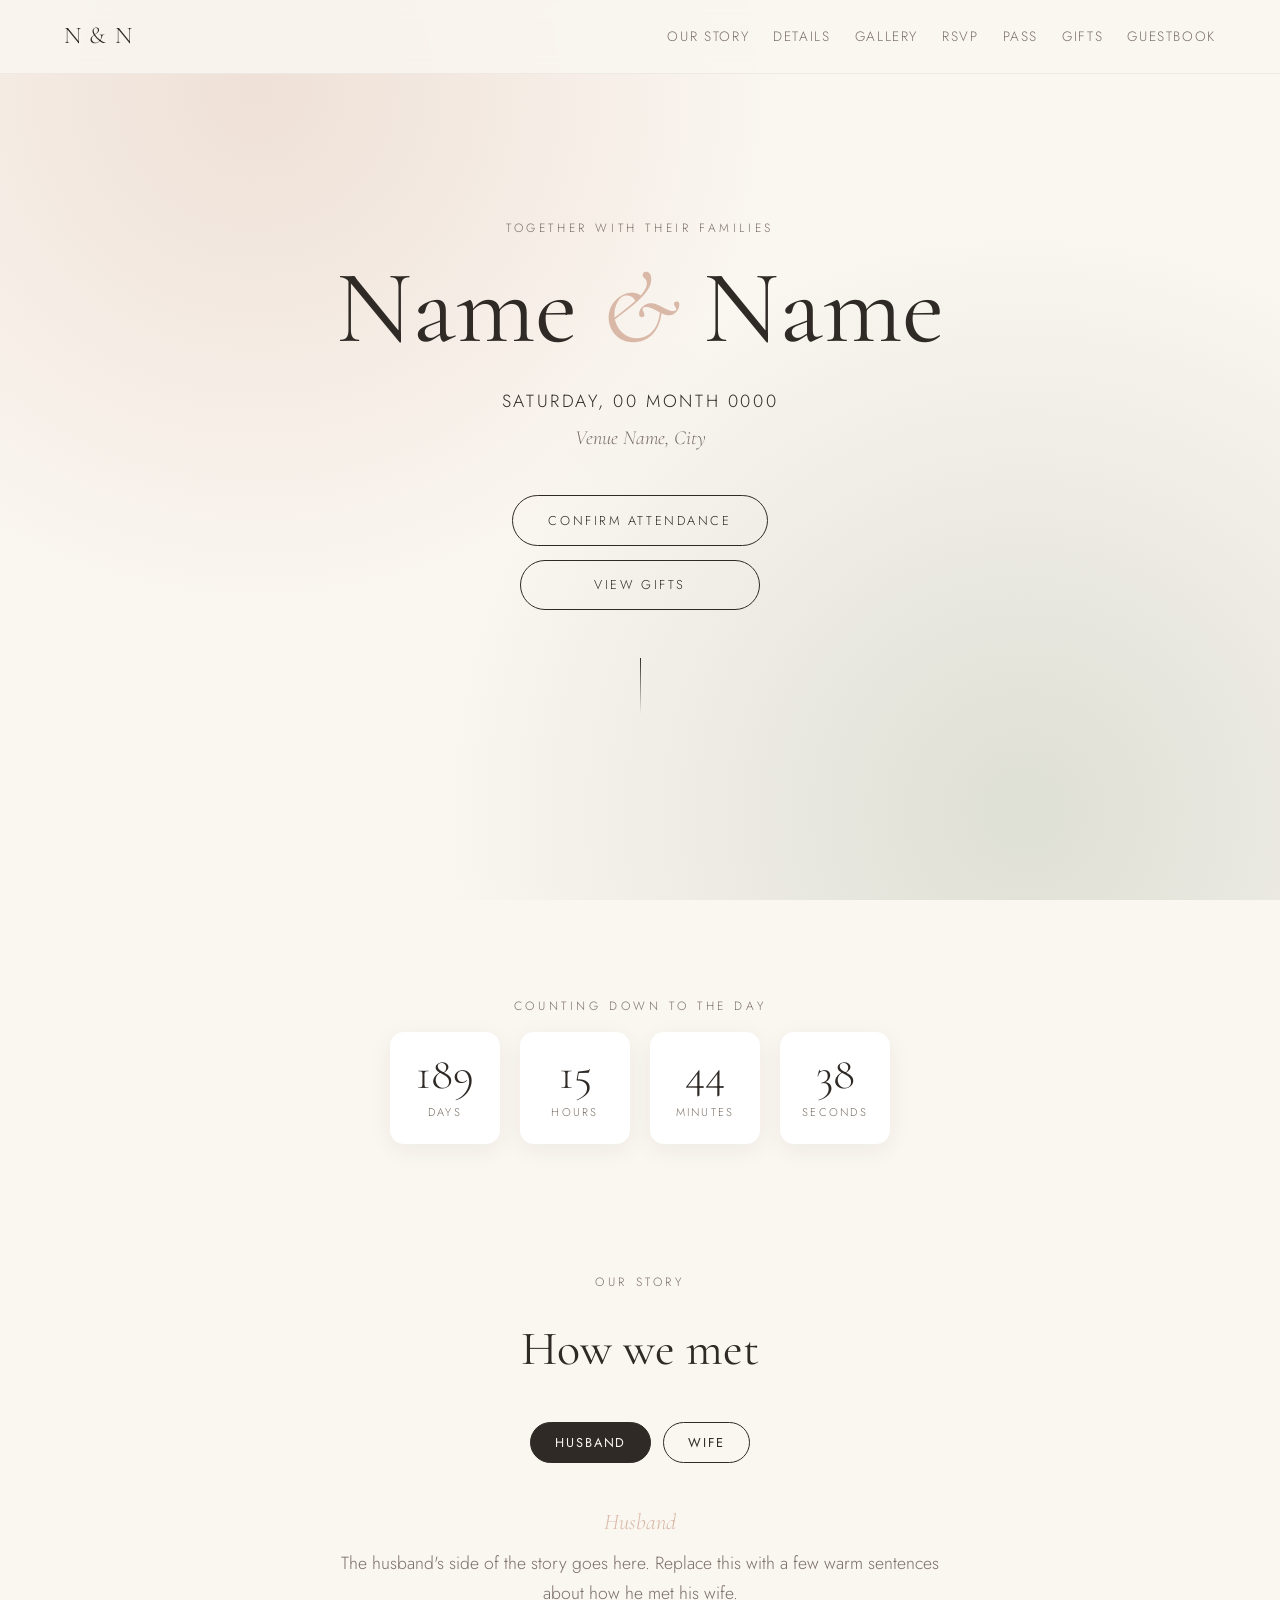
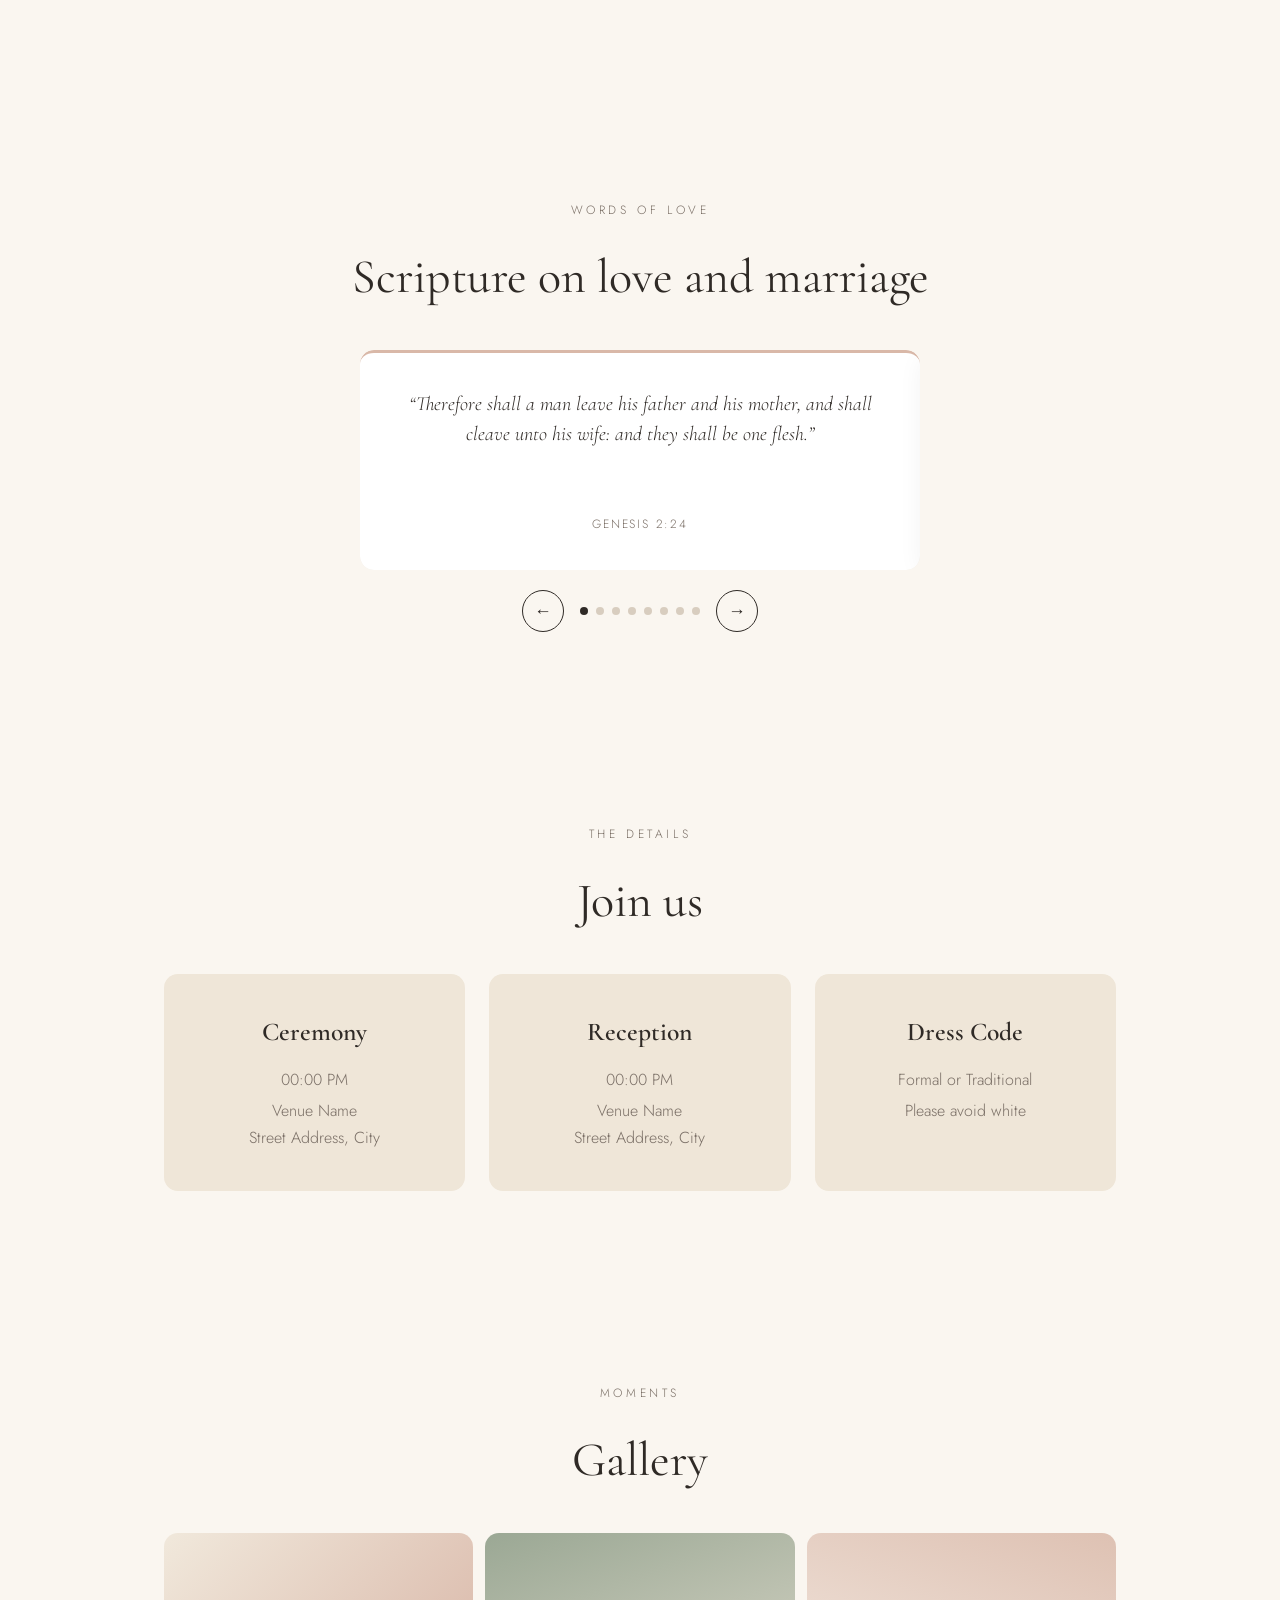
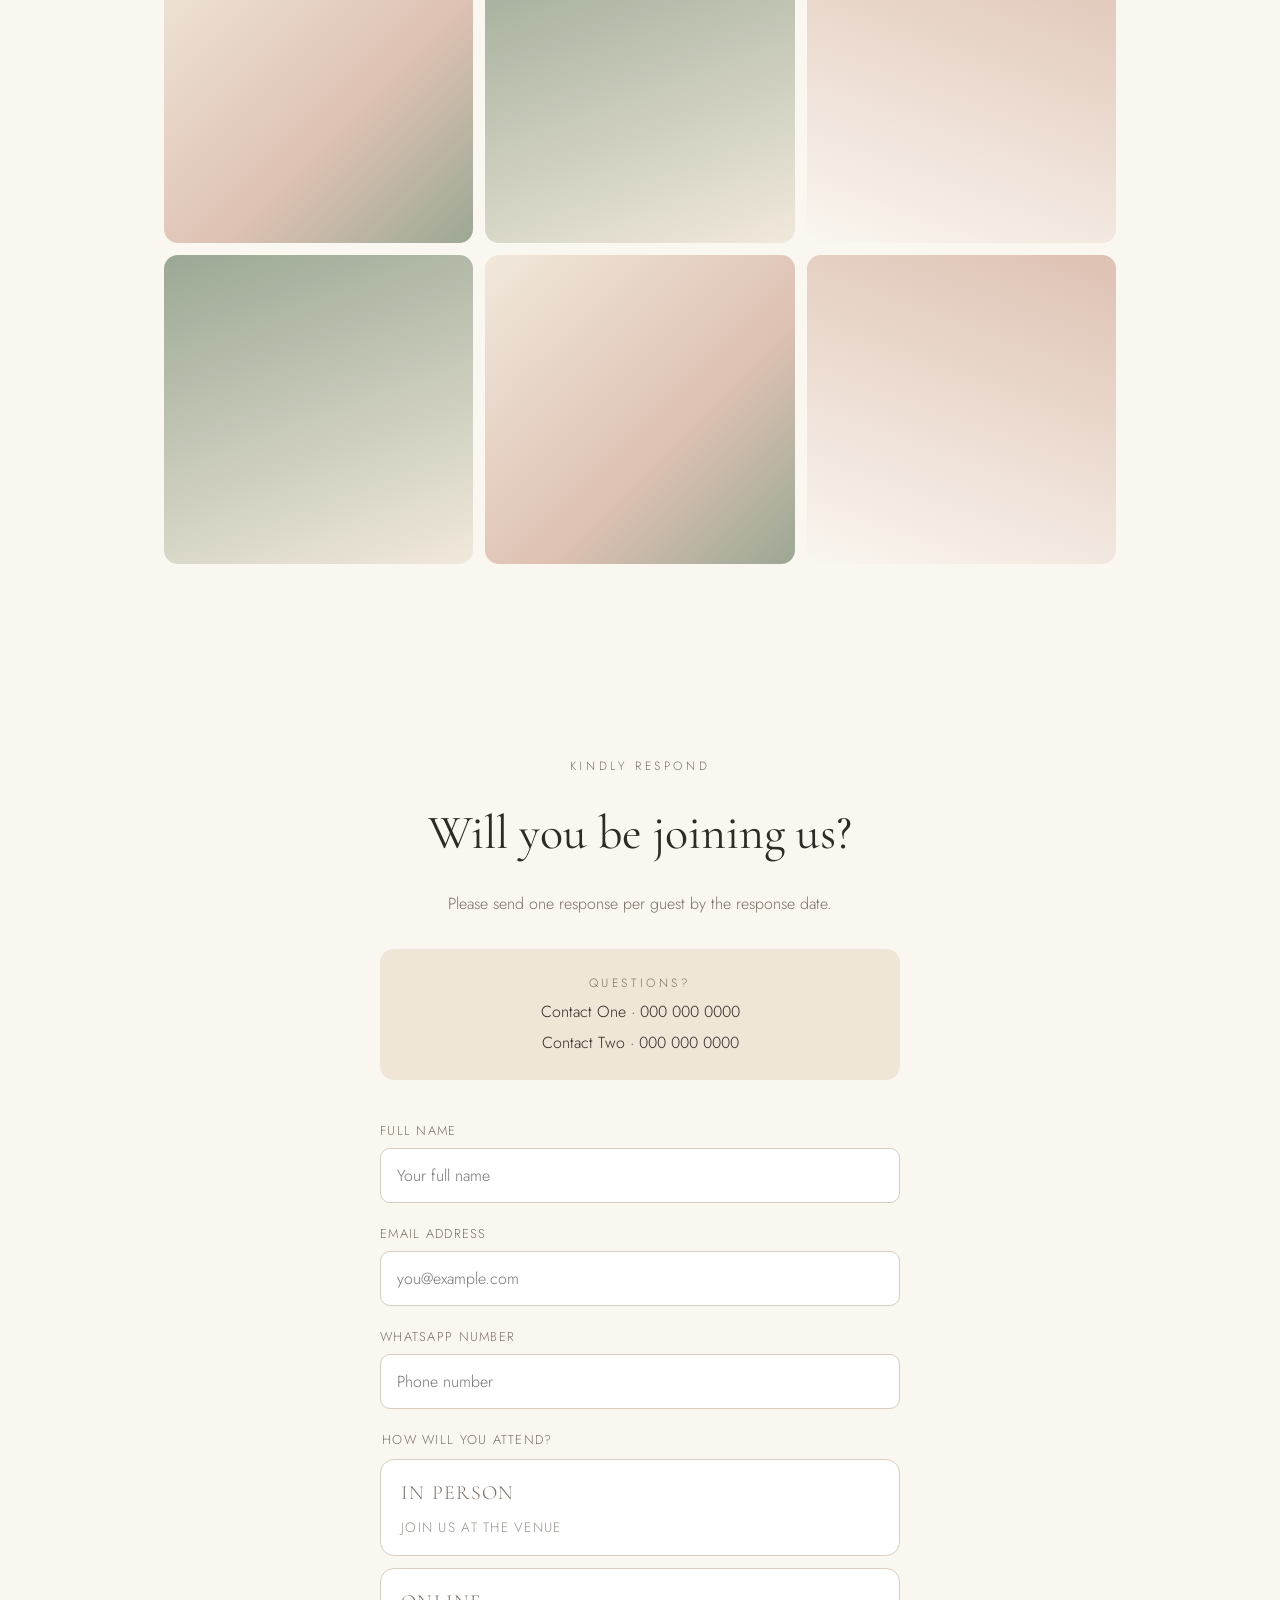
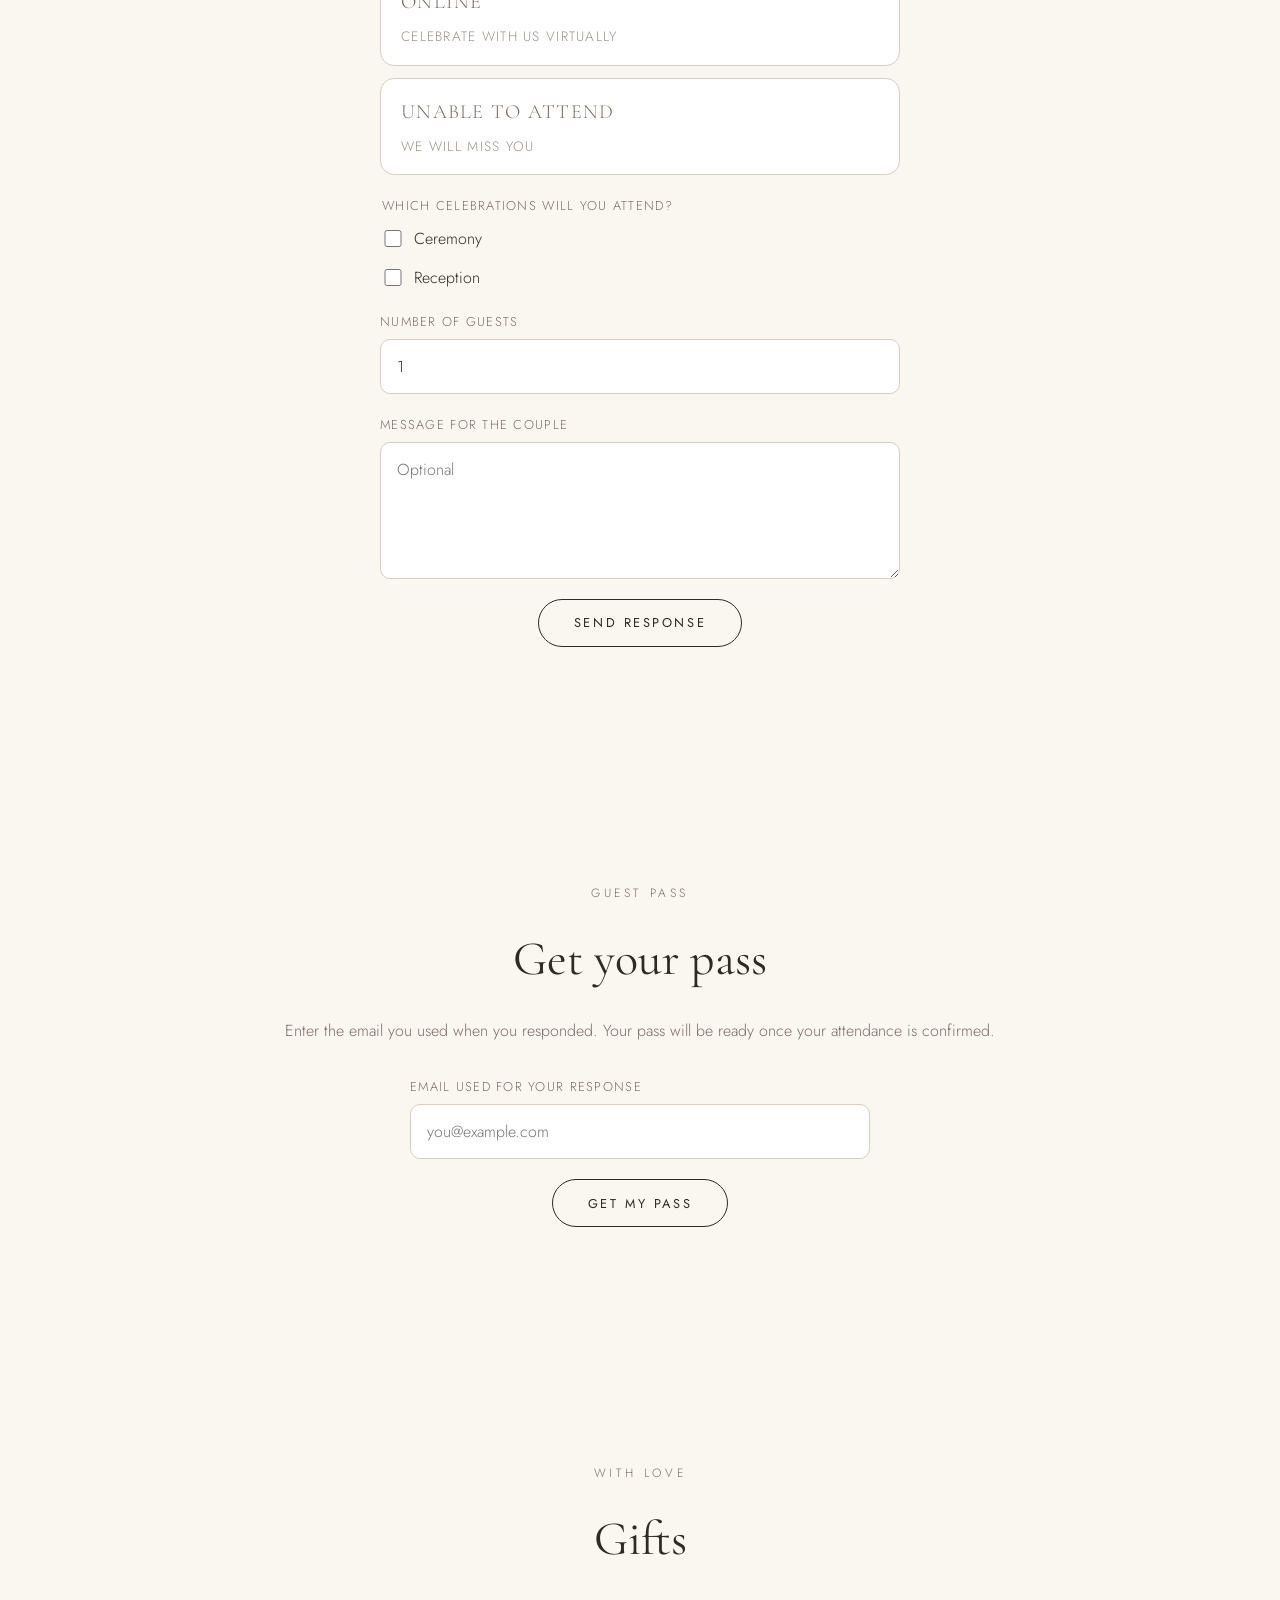
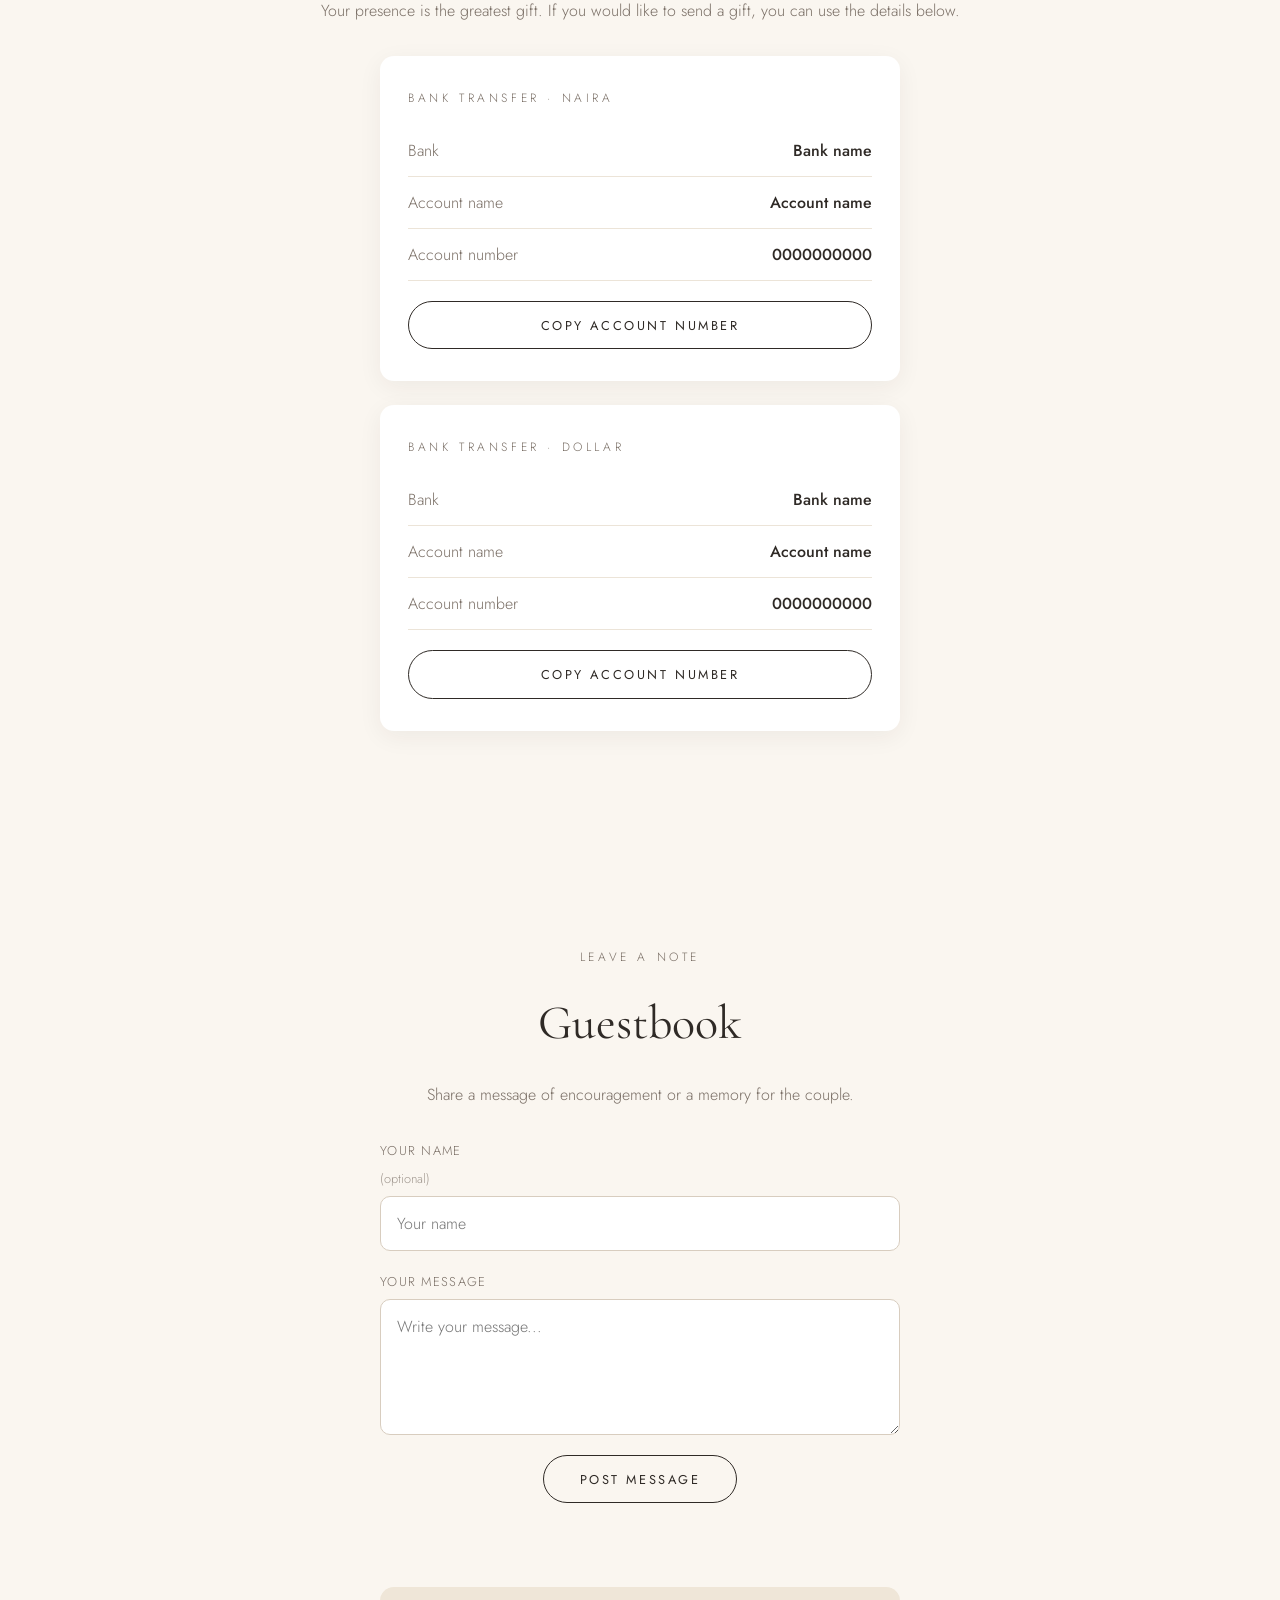
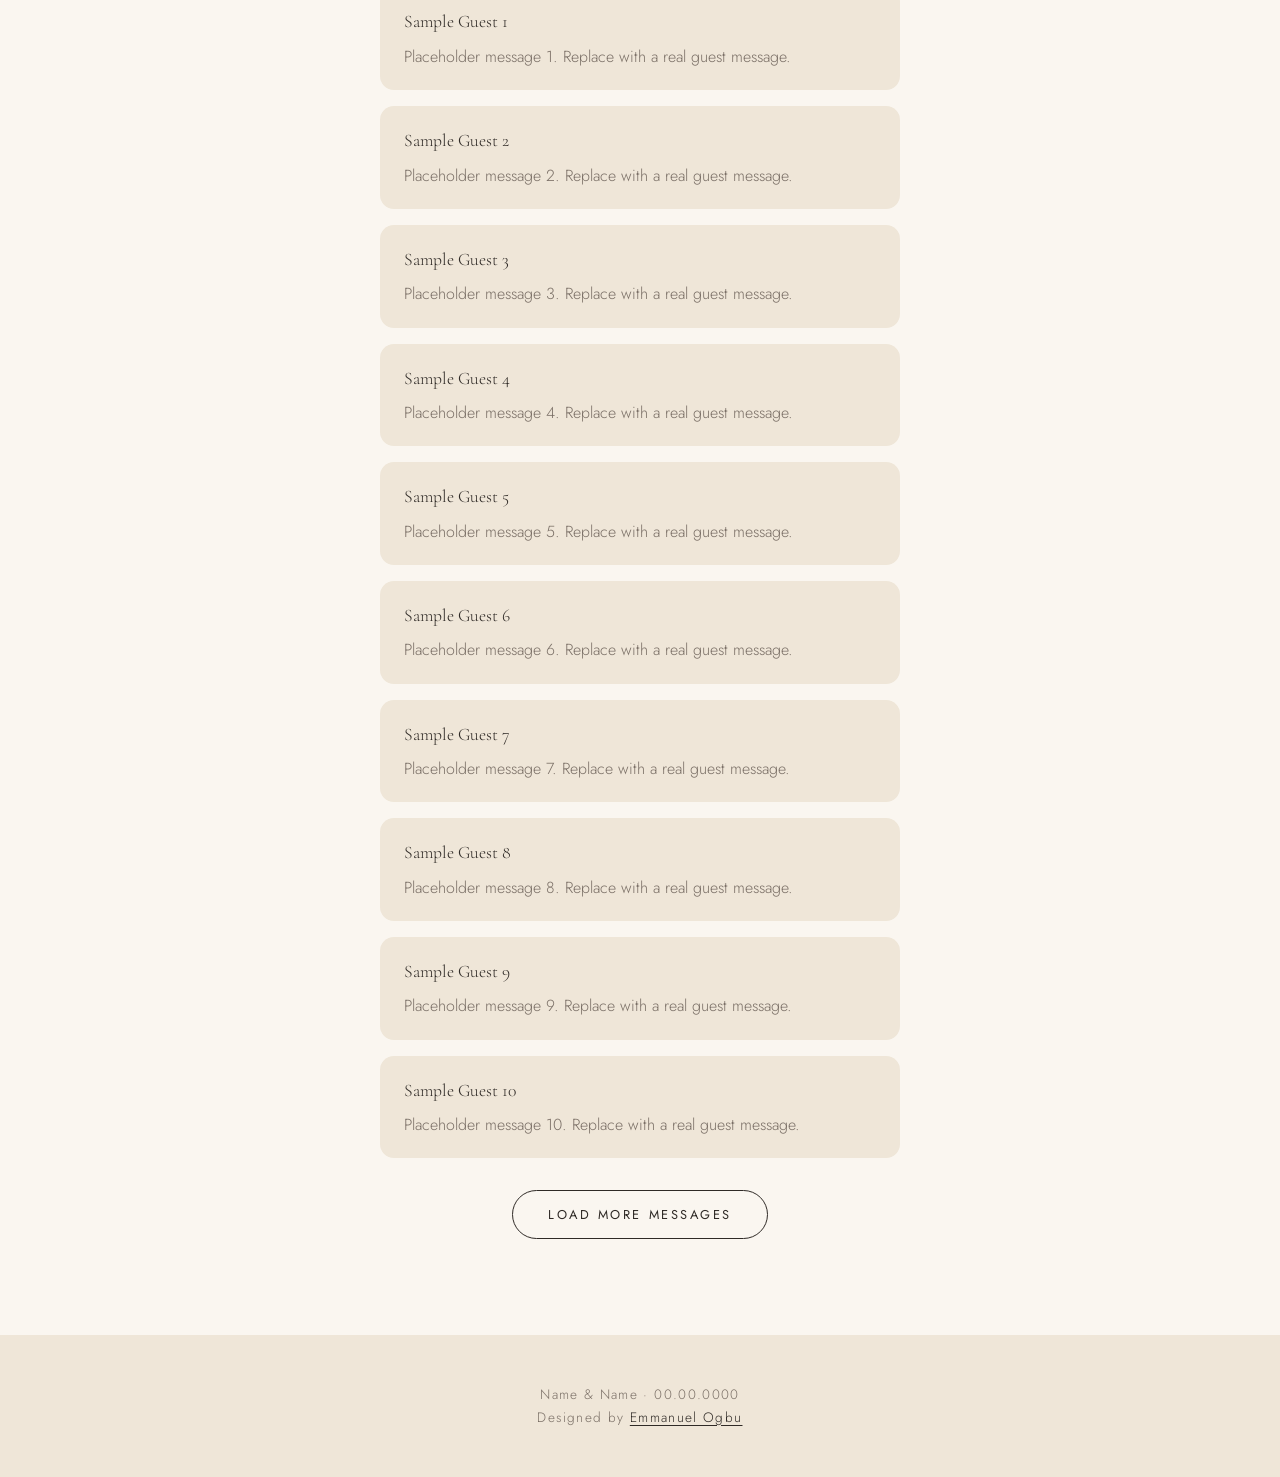
<file: frontend/index.html>
<!DOCTYPE html>
<html lang="en">
<head>
  <meta charset="UTF-8">
  <meta name="viewport" content="width=device-width, initial-scale=1.0">
  <title>Names &amp; Names | Wedding Invitation</title>
  <meta name="description" content="Join us as we celebrate our wedding.">
  <link rel="preconnect" href="https://fonts.googleapis.com">
  <link rel="preconnect" href="https://fonts.gstatic.com" crossorigin>
  <link href="https://fonts.googleapis.com/css2?family=Cormorant+Garamond:ital,wght@0,400;0,600;1,400&family=Jost:wght@300;400;500&display=swap" rel="stylesheet">
  <link rel="stylesheet" href="styles.css">
</head>
<body>

  <header class="nav">
    <a href="#top" class="nav-logo">N &amp; N</a>
    <button class="menu-toggle" type="button" aria-expanded="false" aria-controls="nav-links" aria-label="Open menu">
      <span></span><span></span><span></span>
    </button>
    <nav class="nav-links" id="nav-links">
      <a href="#story">Our Story</a>
      <a href="#details">Details</a>
      <a href="#gallery">Gallery</a>
      <a href="#rsvp">RSVP</a>
      <a href="#pass">Pass</a>
      <a href="#gifts">Gifts</a>
      <a href="#guestbook">Guestbook</a>
    </nav>
  </header>

  <section class="hero" id="top">
    <p class="eyebrow">Together with their families</p>
    <h1 class="hero-names">Name <span>&amp;</span> Name</h1>
    <p class="hero-date">Saturday, 00 Month 0000</p>
    <p class="hero-location">Venue Name, City</p>
    <div class="hero-actions">
      <a href="#rsvp" class="btn">Confirm attendance</a>
      <a href="#gifts" class="btn">View gifts</a>
    </div>
    <div class="scroll-cue" aria-hidden="true"></div>
  </section>

  <section class="section countdown-section">
    <p class="eyebrow">Counting down to the day</p>
    <div class="countdown" id="countdown" data-date="2027-06-12T14:00:00">
      <div><span id="days">00</span><small>Days</small></div>
      <div><span id="hours">00</span><small>Hours</small></div>
      <div><span id="minutes">00</span><small>Minutes</small></div>
      <div><span id="seconds">00</span><small>Seconds</small></div>
    </div>
  </section>

  <section class="section story" id="story">
    <p class="eyebrow">Our Story</p>
    <h2>How we met</h2>
    <div class="story-tabs" role="tablist">
      <button class="story-tab active" type="button" role="tab" data-story="husband" aria-selected="true" aria-controls="story-husband">Husband</button>
      <button class="story-tab" type="button" role="tab" data-story="wife" aria-selected="false" aria-controls="story-wife">Wife</button>
    </div>
    <div class="story-panel active" id="story-husband" role="tabpanel">
      <p class="story-role">Husband</p>
      <p>The husband's side of the story goes here. Replace this with a few warm sentences about how he met his wife.</p>
    </div>
    <div class="story-panel" id="story-wife" role="tabpanel" hidden>
      <p class="story-role">Wife</p>
      <p>The wife's side of the story goes here. Replace this with a few warm sentences about how she met her husband.</p>
    </div>
  </section>

  <section class="section quotes" id="quotes">
    <p class="eyebrow">Words of Love</p>
    <h2>Scripture on love and marriage</h2>
    <div class="quote-slider">
      <div class="quote-track" id="quote-track">
      <blockquote class="quote-card">
        <p>&ldquo;Therefore shall a man leave his father and his mother, and shall cleave unto his wife: and they shall be one flesh.&rdquo;</p>
        <cite>Genesis 2:24</cite>
      </blockquote>
      <blockquote class="quote-card">
        <p>&ldquo;Many waters cannot quench love, neither can the floods drown it.&rdquo;</p>
        <cite>Song of Solomon 8:7</cite>
      </blockquote>
      <blockquote class="quote-card">
        <p>&ldquo;Whoso findeth a wife findeth a good thing, and obtaineth favour of the LORD.&rdquo;</p>
        <cite>Proverbs 18:22</cite>
      </blockquote>
      <blockquote class="quote-card">
        <p>&ldquo;And above all these things put on charity, which is the bond of perfectness.&rdquo;</p>
        <cite>Colossians 3:14</cite>
      </blockquote>
      <blockquote class="quote-card">
        <p>&ldquo;Whither thou goest, I will go; and where thou lodgest, I will lodge: thy people shall be my people, and thy God my God.&rdquo;</p>
        <cite>Ruth 1:16</cite>
      </blockquote>
      <blockquote class="quote-card">
        <p>&ldquo;Husbands, love your wives, even as Christ also loved the church, and gave himself for it.&rdquo;</p>
        <cite>Ephesians 5:25</cite>
      </blockquote>
      <blockquote class="quote-card">
        <p>&ldquo;We love him, because he first loved us.&rdquo;</p>
        <cite>1 John 4:19</cite>
      </blockquote>
      <blockquote class="quote-card">
        <p>&ldquo;And if one prevail against him, two shall withstand him; and a threefold cord is not quickly broken.&rdquo;</p>
        <cite>Ecclesiastes 4:12</cite>
      </blockquote>
      </div>
      <div class="slider-controls">
        <button type="button" class="slider-btn" id="quote-prev" aria-label="Previous quote">&#8592;</button>
        <div class="slider-dots" id="slider-dots"></div>
        <button type="button" class="slider-btn" id="quote-next" aria-label="Next quote">&#8594;</button>
      </div>
    </div>
  </section>

  <section class="section details" id="details">
    <p class="eyebrow">The Details</p>
    <h2>Join us</h2>
    <div class="detail-grid">
      <article class="detail-card">
        <h3>Ceremony</h3>
        <p>00:00 PM</p>
        <p>Venue Name<br>Street Address, City</p>
      </article>
      <article class="detail-card">
        <h3>Reception</h3>
        <p>00:00 PM</p>
        <p>Venue Name<br>Street Address, City</p>
      </article>
      <article class="detail-card">
        <h3>Dress Code</h3>
        <p>Formal or Traditional</p>
        <p>Please avoid white</p>
      </article>
    </div>
  </section>

  <section class="section gallery" id="gallery">
    <p class="eyebrow">Moments</p>
    <h2>Gallery</h2>
    <div class="gallery-grid">
      <div class="gallery-item" role="img" aria-label="Placeholder photo 1"></div>
      <div class="gallery-item" role="img" aria-label="Placeholder photo 2"></div>
      <div class="gallery-item" role="img" aria-label="Placeholder photo 3"></div>
      <div class="gallery-item" role="img" aria-label="Placeholder photo 4"></div>
      <div class="gallery-item" role="img" aria-label="Placeholder photo 5"></div>
      <div class="gallery-item" role="img" aria-label="Placeholder photo 6"></div>
    </div>
  </section>

  <section class="section rsvp" id="rsvp">
    <p class="eyebrow">Kindly Respond</p>
    <h2>Will you be joining us?</h2>
    <p class="rsvp-intro">Please send one response per guest by the response date.</p>

    <div class="contacts">
      <p class="eyebrow">Questions?</p>
      <p>Contact One &middot; 000 000 0000</p>
      <p>Contact Two &middot; 000 000 0000</p>
    </div>

    <form id="rsvp-form" class="rsvp-form" novalidate>
      <label>
        Full name
        <input type="text" name="name" placeholder="Your full name" required>
      </label>
      <label>
        Email address
        <input type="email" name="email" placeholder="you@example.com" required>
      </label>
      <label>
        WhatsApp number
        <input type="tel" name="whatsapp" placeholder="Phone number" required>
      </label>

      <fieldset class="choice-group">
        <legend>How will you attend?</legend>
        <label class="choice-card">
          <input type="radio" name="attendance" value="in-person" required>
          <span class="choice-title">In person</span>
          <span class="choice-note">Join us at the venue</span>
        </label>
        <label class="choice-card">
          <input type="radio" name="attendance" value="online">
          <span class="choice-title">Online</span>
          <span class="choice-note">Celebrate with us virtually</span>
        </label>
        <label class="choice-card">
          <input type="radio" name="attendance" value="declines">
          <span class="choice-title">Unable to attend</span>
          <span class="choice-note">We will miss you</span>
        </label>
      </fieldset>

      <fieldset class="check-group">
        <legend>Which celebrations will you attend?</legend>
        <label><input type="checkbox" name="events" value="Ceremony"> Ceremony</label>
        <label><input type="checkbox" name="events" value="Reception"> Reception</label>
      </fieldset>

      <label>
        Number of guests
        <input type="number" name="guests" min="1" max="10" value="1">
      </label>
      <label>
        Message for the couple
        <textarea name="message" rows="4" placeholder="Optional"></textarea>
      </label>
      <button type="submit" class="btn">Send response</button>
      <p class="form-status" id="form-status" role="status"></p>
    </form>
  </section>

  <section class="section pass" id="pass">
    <p class="eyebrow">Guest Pass</p>
    <h2>Get your pass</h2>
    <p class="rsvp-intro">Enter the email you used when you responded. Your pass will be ready once your attendance is confirmed.</p>
    <form id="pass-form" class="pass-form" novalidate>
      <label>
        Email used for your response
        <input type="email" name="email" placeholder="you@example.com" required>
      </label>
      <button type="submit" class="btn">Get my pass</button>
      <p class="form-status" id="pass-status" role="status"></p>
    </form>
  </section>

  <section class="section gifts" id="gifts">
    <p class="eyebrow">With Love</p>
    <h2>Gifts</h2>
    <p class="rsvp-intro">Your presence is the greatest gift. If you would like to send a gift, you can use the details below.</p>

    <article class="gift-card">
      <p class="eyebrow">Bank transfer &middot; Naira</p>
      <p class="gift-line"><span>Bank</span><strong>Bank name</strong></p>
      <p class="gift-line"><span>Account name</span><strong>Account name</strong></p>
      <p class="gift-line"><span>Account number</span><strong id="ngn-account">0000000000</strong></p>
      <button class="btn copy-btn" type="button" data-copy="ngn-account">Copy account number</button>
    </article>

    <article class="gift-card">
      <p class="eyebrow">Bank transfer &middot; Dollar</p>
      <p class="gift-line"><span>Bank</span><strong>Bank name</strong></p>
      <p class="gift-line"><span>Account name</span><strong>Account name</strong></p>
      <p class="gift-line"><span>Account number</span><strong id="usd-account">0000000000</strong></p>
      <button class="btn copy-btn" type="button" data-copy="usd-account">Copy account number</button>
    </article>
  </section>

  <section class="section guestbook" id="guestbook">
    <p class="eyebrow">Leave a note</p>
    <h2>Guestbook</h2>
    <p class="rsvp-intro">Share a message of encouragement or a memory for the couple.</p>

    <form id="guestbook-form" class="guestbook-form" novalidate>
      <label>
        Your name <span class="optional">(optional)</span>
        <input type="text" name="name" placeholder="Your name">
      </label>
      <label>
        Your message
        <textarea name="message" rows="4" placeholder="Write your message..." required></textarea>
      </label>
      <button type="submit" class="btn">Post message</button>
      <p class="form-status" id="guestbook-status" role="status"></p>
    </form>

    <ul class="guestbook-list" id="guestbook-list"></ul>
    <button type="button" class="btn load-more" id="load-more" hidden>Load more messages</button>
    <div id="guestbook-sentinel" aria-hidden="true"></div>
  </section>

  <footer class="footer">
    <p>Name &amp; Name &middot; 00.00.0000</p>
    <p class="credit">Designed by <a href="admin.html">Emmanuel Ogbu</a></p>
  </footer>

  <script src="script.js"></script>
</body>
</html>
</file>
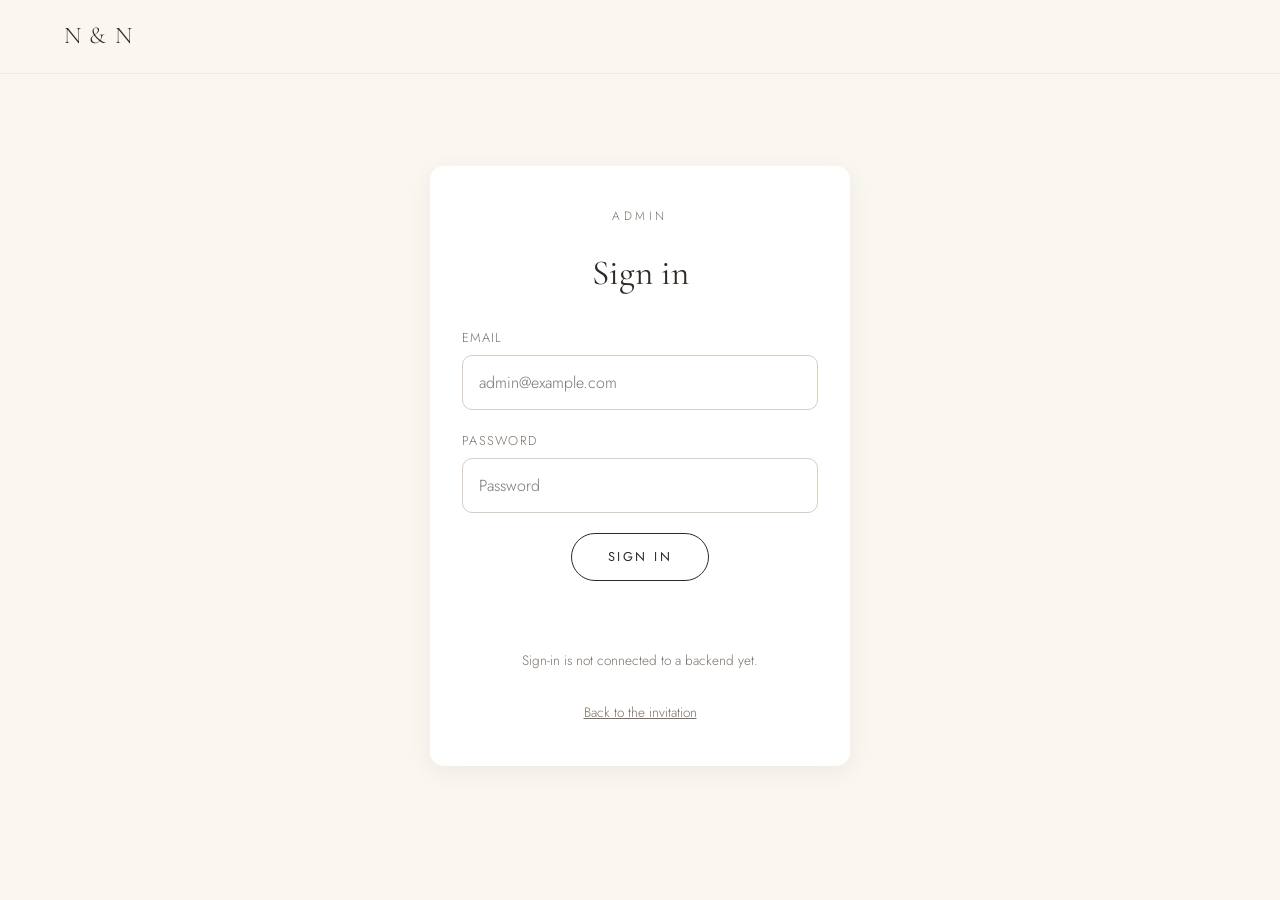
<file: frontend/admin.html>
<!DOCTYPE html>
<html lang="en">
<head>
  <meta charset="UTF-8">
  <meta name="viewport" content="width=device-width, initial-scale=1.0">
  <title>Admin Sign In | Wedding Invitation</title>
  <meta name="robots" content="noindex">
  <link rel="preconnect" href="https://fonts.googleapis.com">
  <link rel="preconnect" href="https://fonts.gstatic.com" crossorigin>
  <link href="https://fonts.googleapis.com/css2?family=Cormorant+Garamond:ital,wght@0,400;0,600;1,400&family=Jost:wght@300;400;500&display=swap" rel="stylesheet">
  <link rel="stylesheet" href="styles.css">
</head>
<body>

  <header class="nav">
    <a href="index.html" class="nav-logo">N &amp; N</a>
  </header>

  <main class="admin-main">
    <div class="admin-card">
      <p class="eyebrow">Admin</p>
      <h1>Sign in</h1>
      <form id="admin-login-form" class="admin-form" novalidate>
        <label>
          Email
          <input type="email" name="email" placeholder="admin@example.com" required autocomplete="username">
        </label>
        <label>
          Password
          <input type="password" name="password" placeholder="Password" required autocomplete="current-password">
        </label>
        <button type="submit" class="btn">Sign in</button>
        <p class="form-status" id="admin-status" role="status"></p>
      </form>
      <p class="admin-note">Sign-in is not connected to a backend yet.</p>
      <a href="index.html" class="admin-back">Back to the invitation</a>
    </div>
  </main>

  <script src="admin.js"></script>
</body>
</html>
</file>
<file: frontend/styles.css>
:root {
  --ink: #2f2a26;
  --muted: #7a6f66;
  --cream: #faf6f0;
  --sand: #efe6d8;
  --sage: #8a9a84;
  --blush: #d9b8a8;
  --white: #ffffff;
  --radius: 14px;
  --serif: "Cormorant Garamond", Georgia, serif;
  --sans: "Jost", "Helvetica Neue", Arial, sans-serif;
}

*, *::before, *::after { box-sizing: border-box; }

html { scroll-behavior: smooth; }

body {
  margin: 0;
  font-family: var(--sans);
  font-weight: 300;
  color: var(--ink);
  background: var(--cream);
  line-height: 1.7;
}

img, svg { max-width: 100%; display: block; }

a { color: inherit; }

/* ---------- Navigation ---------- */
.nav {
  position: fixed;
  top: 0;
  left: 0;
  right: 0;
  z-index: 10;
  display: flex;
  justify-content: space-between;
  align-items: center;
  padding: 1rem 5vw;
  background: rgba(250, 246, 240, 0.85);
  backdrop-filter: blur(8px);
  border-bottom: 1px solid rgba(47, 42, 38, 0.06);
}

.nav-logo {
  font-family: var(--serif);
  font-size: 1.5rem;
  text-decoration: none;
  letter-spacing: 0.05em;
}

.nav-links { display: flex; gap: 1.5rem; }

.nav-links a {
  font-size: 0.85rem;
  text-decoration: none;
  letter-spacing: 0.12em;
  text-transform: uppercase;
  color: var(--muted);
  transition: color 0.2s;
}

.nav-links a:hover { color: var(--ink); }

/* ---------- Hero ---------- */
.hero {
  min-height: 100vh;
  display: flex;
  flex-direction: column;
  align-items: center;
  justify-content: center;
  text-align: center;
  padding: 6rem 1.5rem 4rem;
  background:
    radial-gradient(circle at 20% 10%, rgba(217, 184, 168, 0.35), transparent 40%),
    radial-gradient(circle at 80% 90%, rgba(138, 154, 132, 0.25), transparent 45%),
    var(--cream);
}

.eyebrow {
  font-size: 0.75rem;
  letter-spacing: 0.3em;
  text-transform: uppercase;
  color: var(--muted);
  margin: 0 0 1rem;
}

.hero-names {
  font-family: var(--serif);
  font-weight: 400;
  font-size: clamp(3rem, 9vw, 6.5rem);
  line-height: 1.05;
  margin: 0 0 1.5rem;
}

.hero-names span {
  font-style: italic;
  color: var(--blush);
}

.hero-date {
  font-size: 1.1rem;
  letter-spacing: 0.15em;
  text-transform: uppercase;
  margin: 0;
}

.hero-location {
  font-family: var(--serif);
  font-style: italic;
  font-size: 1.25rem;
  color: var(--muted);
  margin: 0.25rem 0 2.5rem;
}

.scroll-cue {
  width: 1px;
  height: 56px;
  margin-top: 3rem;
  background: linear-gradient(var(--ink), transparent);
  animation: drip 2s ease-in-out infinite;
}

@keyframes drip {
  0%   { transform: scaleY(0); transform-origin: top; }
  50%  { transform: scaleY(1); transform-origin: top; }
  51%  { transform-origin: bottom; }
  100% { transform: scaleY(0); transform-origin: bottom; }
}

/* ---------- Buttons ---------- */
.btn {
  display: inline-block;
  padding: 0.85rem 2.2rem;
  border: 1px solid var(--ink);
  border-radius: 999px;
  background: transparent;
  color: var(--ink);
  font-family: var(--sans);
  font-size: 0.8rem;
  letter-spacing: 0.2em;
  text-transform: uppercase;
  text-decoration: none;
  cursor: pointer;
  transition: background 0.25s, color 0.25s;
}

.btn:hover,
.btn:focus-visible {
  background: var(--ink);
  color: var(--cream);
  outline: none;
}

/* ---------- Sections ---------- */
.section {
  max-width: 1000px;
  margin: 0 auto;
  padding: 6rem 1.5rem;
  text-align: center;
}

.section h2 {
  font-family: var(--serif);
  font-weight: 400;
  font-size: clamp(2rem, 4.5vw, 3rem);
  margin: 0 0 2rem;
}

.story p:last-child {
  max-width: 640px;
  margin: 0 auto;
  font-size: 1.1rem;
  color: var(--muted);
}

/* ---------- Countdown ---------- */
.countdown-section { padding-bottom: 2rem; }

.countdown {
  display: flex;
  justify-content: center;
  flex-wrap: wrap;
  gap: 1.25rem;
}

.countdown > div {
  min-width: 110px;
  padding: 1.25rem 1rem;
  border-radius: var(--radius);
  background: var(--white);
  box-shadow: 0 6px 24px rgba(47, 42, 38, 0.06);
}

.countdown span {
  display: block;
  font-family: var(--serif);
  font-size: 2.8rem;
  line-height: 1;
}

.countdown small {
  font-size: 0.7rem;
  letter-spacing: 0.2em;
  text-transform: uppercase;
  color: var(--muted);
}

/* ---------- Details ---------- */
.detail-grid {
  display: grid;
  grid-template-columns: repeat(auto-fit, minmax(240px, 1fr));
  gap: 1.5rem;
}

.detail-card {
  padding: 2.25rem 1.5rem;
  border-radius: var(--radius);
  background: var(--sand);
}

.detail-card h3 {
  font-family: var(--serif);
  font-weight: 600;
  font-size: 1.6rem;
  margin: 0 0 0.75rem;
}

.detail-card p { margin: 0.25rem 0; color: var(--muted); }

/* ---------- Gallery ---------- */
.gallery-grid {
  display: grid;
  grid-template-columns: repeat(3, 1fr);
  gap: 0.75rem;
}

.gallery-item {
  aspect-ratio: 1 / 1;
  border-radius: var(--radius);
  background:
    linear-gradient(135deg, var(--sand), var(--blush) 60%, var(--sage));
  opacity: 0.85;
  transition: transform 0.4s ease, opacity 0.4s ease;
}

.gallery-item:nth-child(2n) { background: linear-gradient(160deg, var(--sage), var(--sand)); }
.gallery-item:nth-child(3n) { background: linear-gradient(200deg, var(--blush), var(--cream)); }

.gallery-item:hover {
  transform: scale(1.02);
  opacity: 1;
}

/* ---------- RSVP ---------- */
.rsvp-form {
  max-width: 520px;
  margin: 0 auto;
  display: grid;
  gap: 1.25rem;
  text-align: left;
}

.rsvp-form label {
  display: grid;
  gap: 0.4rem;
  font-size: 0.8rem;
  letter-spacing: 0.1em;
  text-transform: uppercase;
  color: var(--muted);
}

.rsvp-form input,
.rsvp-form select,
.rsvp-form textarea {
  font: inherit;
  font-size: 1rem;
  letter-spacing: normal;
  text-transform: none;
  color: var(--ink);
  padding: 0.8rem 1rem;
  border: 1px solid #d8cdbf;
  border-radius: 10px;
  background: var(--white);
}

.rsvp-form input:focus,
.rsvp-form select:focus,
.rsvp-form textarea:focus {
  outline: 2px solid var(--sage);
  outline-offset: 1px;
}

.rsvp-form .btn { justify-self: center; cursor: pointer; }

.form-status {
  text-align: center;
  min-height: 1.5em;
  margin: 0;
  color: var(--sage);
}

.form-status.error { color: #a8553f; }

/* ---------- Footer ---------- */
.footer {
  padding: 3rem 1.5rem;
  text-align: center;
  background: var(--sand);
  color: var(--muted);
  letter-spacing: 0.1em;
  font-size: 0.85rem;
}

.footer p { margin: 0; }

/* ---------- Responsive ---------- */
@media (max-width: 720px) {

  .gallery-grid { grid-template-columns: repeat(2, 1fr); }
  .section { padding: 4.5rem 1.25rem; }
}

@media (prefers-reduced-motion: reduce) {
  html { scroll-behavior: auto; }
  *, *::before, *::after {
    animation: none !important;
    transition: none !important;
  }
}

/* ---------- Mobile menu (hamburger + dropdown) ---------- */
.menu-toggle {
  order: -1;
  display: none;
  flex-direction: column;
  justify-content: center;
  gap: 5px;
  width: 40px;
  height: 40px;
  padding: 8px;
  background: none;
  border: 0;
  cursor: pointer;
}

.menu-toggle span {
  display: block;
  height: 1.5px;
  width: 100%;
  background: var(--ink);
  transition: transform 0.25s, opacity 0.25s;
}

.menu-toggle[aria-expanded="true"] span:nth-child(1) { transform: translateY(6.5px) rotate(45deg); }
.menu-toggle[aria-expanded="true"] span:nth-child(2) { opacity: 0; }
.menu-toggle[aria-expanded="true"] span:nth-child(3) { transform: translateY(-6.5px) rotate(-45deg); }

/* ---------- Story tabs ---------- */
.story-tabs {
  display: flex;
  justify-content: center;
  gap: 0.75rem;
  margin: 0 0 2.5rem;
}

.story-tab {
  padding: 0.6rem 1.5rem;
  border: 1px solid var(--ink);
  border-radius: 999px;
  background: transparent;
  color: var(--ink);
  font-family: var(--sans);
  font-size: 0.8rem;
  letter-spacing: 0.15em;
  text-transform: uppercase;
  cursor: pointer;
  transition: background 0.25s, color 0.25s;
}

.story-tab.active,
.story-tab:hover {
  background: var(--ink);
  color: var(--cream);
}

.story-panel { display: none; max-width: 640px; margin: 0 auto; }
.story-panel.active { display: block; }

.story-role {
  font-family: var(--serif);
  font-style: italic;
  font-size: 1.4rem;
  color: var(--blush);
  margin: 0 0 0.5rem;
}

.story-panel p:last-child {
  font-size: 1.1rem;
  color: var(--muted);
}

/* ---------- Responsive nav ---------- */
@media (max-width: 720px) {
  .menu-toggle { display: flex; }

  .nav-links {
    display: none;
    position: absolute;
    top: 100%;
    left: 0;
    right: 0;
    flex-direction: column;
    gap: 0;
    background: var(--cream);
    border-bottom: 1px solid rgba(47, 42, 38, 0.08);
    box-shadow: 0 12px 24px rgba(47, 42, 38, 0.08);
  }

  .nav-links.open { display: flex; }

  .nav-links a {
    padding: 1rem 5vw;
    border-top: 1px solid rgba(47, 42, 38, 0.06);
    font-size: 0.9rem;
  }
}

/* Anchor targets clear the fixed nav when scrolled to */
section[id] { scroll-margin-top: 72px; }

@media (max-width: 720px) {
  .nav-links a { text-align: left; }
}

/* ---------- RSVP extras ---------- */
.rsvp-intro { color: var(--muted); margin: -1rem 0 2rem; }

.contacts {
  max-width: 520px;
  margin: 0 auto 2.5rem;
  padding: 1.25rem 1.5rem;
  border-radius: var(--radius);
  background: var(--sand);
}
.contacts p { margin: 0.25rem 0; }

.rsvp-form fieldset { border: 0; margin: 0; padding: 0; display: grid; gap: 0.75rem; }
.rsvp-form legend {
  font-size: 0.8rem;
  letter-spacing: 0.1em;
  text-transform: uppercase;
  color: var(--muted);
  margin-bottom: 0.5rem;
}

.choice-card {
  position: relative;
  display: grid;
  gap: 0.2rem;
  padding: 1rem 1.25rem;
  border: 1px solid #d8cdbf;
  border-radius: var(--radius);
  background: var(--white);
  cursor: pointer;
  text-transform: none;
  letter-spacing: normal;
  font-size: 1rem;
  color: var(--ink);
}
.choice-card input { position: absolute; opacity: 0; pointer-events: none; }
.choice-card:has(input:checked) { border-color: var(--ink); background: var(--ink); color: var(--cream); }
.choice-card:has(input:focus-visible) { outline: 2px solid var(--sage); outline-offset: 2px; }
.choice-title { font-family: var(--serif); font-size: 1.25rem; }
.choice-note { font-size: 0.85rem; opacity: 0.75; }

.check-group { display: grid; gap: 0.6rem; }
.check-group label {
  display: flex;
  align-items: center;
  gap: 0.6rem;
  font-size: 1rem;
  letter-spacing: normal;
  text-transform: none;
  color: var(--ink);
}
.check-group input { width: 1.1rem; height: 1.1rem; accent-color: var(--ink); }

/* ---------- Pass section ---------- */
.pass-form { max-width: 460px; margin: 0 auto; display: grid; gap: 1.25rem; text-align: left; }
.pass-form label { display: grid; gap: 0.4rem; font-size: 0.8rem; letter-spacing: 0.1em; text-transform: uppercase; color: var(--muted); }
.pass-form input { font: inherit; font-size: 1rem; letter-spacing: normal; text-transform: none; color: var(--ink); padding: 0.8rem 1rem; border: 1px solid #d8cdbf; border-radius: 10px; background: var(--white); }
.pass-form input:focus { outline: 2px solid var(--sage); outline-offset: 1px; }
.pass-form .btn { justify-self: center; cursor: pointer; }

/* ---------- Gifts section ---------- */
.gift-card {
  max-width: 520px;
  margin: 0 auto 1.5rem;
  padding: 2rem 1.75rem;
  border-radius: var(--radius);
  background: var(--white);
  box-shadow: 0 6px 24px rgba(47, 42, 38, 0.06);
  text-align: left;
}
.gift-card .eyebrow { text-align: left; margin-bottom: 1rem; }
.gift-line {
  display: flex;
  justify-content: space-between;
  gap: 1rem;
  margin: 0;
  padding: 0.75rem 0;
  border-bottom: 1px solid #ece4d8;
  color: var(--muted);
}
.gift-line strong { color: var(--ink); font-weight: 500; }
.copy-btn { margin-top: 1.25rem; width: 100%; text-align: center; cursor: pointer; }

/* ---------- Guestbook section ---------- */
.guestbook-form { max-width: 520px; margin: 0 auto 2.5rem; display: grid; gap: 1.25rem; text-align: left; }
.guestbook-form label { display: grid; gap: 0.4rem; font-size: 0.8rem; letter-spacing: 0.1em; text-transform: uppercase; color: var(--muted); }
.guestbook-form input,
.guestbook-form textarea { font: inherit; font-size: 1rem; letter-spacing: normal; text-transform: none; color: var(--ink); padding: 0.8rem 1rem; border: 1px solid #d8cdbf; border-radius: 10px; background: var(--white); }
.guestbook-form input:focus,
.guestbook-form textarea:focus { outline: 2px solid var(--sage); outline-offset: 1px; }
.guestbook-form .btn { justify-self: center; cursor: pointer; }
.optional { text-transform: none; letter-spacing: normal; opacity: 0.7; }

.guestbook-list { list-style: none; max-width: 520px; margin: 0 auto; padding: 0; display: grid; gap: 1rem; text-align: left; }
.guestbook-list li { padding: 1.25rem 1.5rem; border-radius: var(--radius); background: var(--sand); }
.guestbook-list .entry-name { font-family: var(--serif); font-size: 1.1rem; margin: 0 0 0.35rem; }
.guestbook-list .entry-text { margin: 0; color: var(--muted); }
.guestbook-empty { background: transparent !important; color: var(--muted); text-align: center; font-style: italic; }

/* ---------- Hero action buttons ---------- */
.hero-actions { display: flex; flex-direction: column; align-items: center; gap: 0.85rem; }
.hero-actions .btn { min-width: 240px; text-align: center; }

/* ---------- Footer credit ---------- */
.credit { margin-top: 0.75rem; }
.credit a { color: var(--ink); text-decoration: underline; text-underline-offset: 3px; }

/* ---------- Guestbook load more ---------- */
.load-more { display: block; margin: 2rem auto 0; cursor: pointer; }
.load-more[hidden] { display: none; }

/* ---------- Admin login ---------- */
.admin-main { min-height: 100vh; display: flex; align-items: center; justify-content: center; padding: 6rem 1.5rem 4rem; background: var(--cream); }
.admin-card { width: 100%; max-width: 420px; padding: 2.5rem 2rem; border-radius: var(--radius); background: var(--white); box-shadow: 0 6px 24px rgba(47, 42, 38, 0.06); text-align: center; }
.admin-card h1 { font-family: var(--serif); font-weight: 400; font-size: 2.2rem; margin: 0 0 1.5rem; }
.admin-form { display: grid; gap: 1.25rem; text-align: left; }
.admin-form label { display: grid; gap: 0.4rem; font-size: 0.8rem; letter-spacing: 0.1em; text-transform: uppercase; color: var(--muted); }
.admin-form input { font: inherit; font-size: 1rem; letter-spacing: normal; text-transform: none; color: var(--ink); padding: 0.8rem 1rem; border: 1px solid #d8cdbf; border-radius: 10px; background: var(--white); }
.admin-form input:focus { outline: 2px solid var(--sage); outline-offset: 1px; }
.admin-form .btn { justify-self: center; cursor: pointer; }
.admin-note { font-size: 0.85rem; color: var(--muted); margin-top: 1.5rem; }
.admin-back { display: inline-block; margin-top: 1rem; font-size: 0.85rem; color: var(--muted); }

/* ---------- Quotes section ---------- */
.quotes { max-width: 1000px; }
.quote-grid { display: grid; grid-template-columns: repeat(auto-fit, minmax(260px, 1fr)); gap: 1.25rem; text-align: left; }
.quote-card {
  margin: 0;
  padding: 1.75rem 1.5rem;
  border-radius: var(--radius);
  background: var(--white);
  border-left: 3px solid var(--blush);
  box-shadow: 0 6px 24px rgba(47, 42, 38, 0.05);
}
.quote-card p { font-family: var(--serif); font-style: italic; font-size: 1.25rem; line-height: 1.5; margin: 0 0 1rem; color: var(--ink); }
.quote-card cite { font-style: normal; font-size: 0.75rem; letter-spacing: 0.15em; text-transform: uppercase; color: var(--muted); }

/* ---------- Quote slider (slides left to right) ---------- */
.quote-slider { max-width: 560px; margin: 0 auto; }
.quote-track {
  display: flex;
  overflow-x: auto;
  scroll-snap-type: x mandatory;
  scroll-behavior: smooth;
  scrollbar-width: none;
  -webkit-overflow-scrolling: touch;
  border-radius: var(--radius);
}
.quote-track::-webkit-scrollbar { display: none; }
.quote-track .quote-card {
  flex: 0 0 100%;
  scroll-snap-align: start;
  box-sizing: border-box;
  margin: 0;
  min-height: 220px;
  display: flex;
  flex-direction: column;
  justify-content: center;
  border-left: 0;
  border-top: 3px solid var(--blush);
  text-align: center;
  padding: 2.25rem 2rem;
}
.quote-track .quote-card cite { margin-top: auto; }

.slider-controls { display: flex; align-items: center; justify-content: center; gap: 1rem; margin-top: 1.25rem; }
.slider-btn {
  width: 42px;
  height: 42px;
  border-radius: 50%;
  border: 1px solid var(--ink);
  background: transparent;
  color: var(--ink);
  font-size: 1.1rem;
  cursor: pointer;
  transition: background 0.25s, color 0.25s;
}
.slider-btn:hover, .slider-btn:focus-visible { background: var(--ink); color: var(--cream); outline: none; }
.slider-dots { display: flex; gap: 0.5rem; }
.slider-dots button {
  width: 8px;
  height: 8px;
  padding: 0;
  border: 0;
  border-radius: 50%;
  background: #d8cdbf;
  cursor: pointer;
}
.slider-dots button[aria-current="true"] { background: var(--ink); }
</file>
